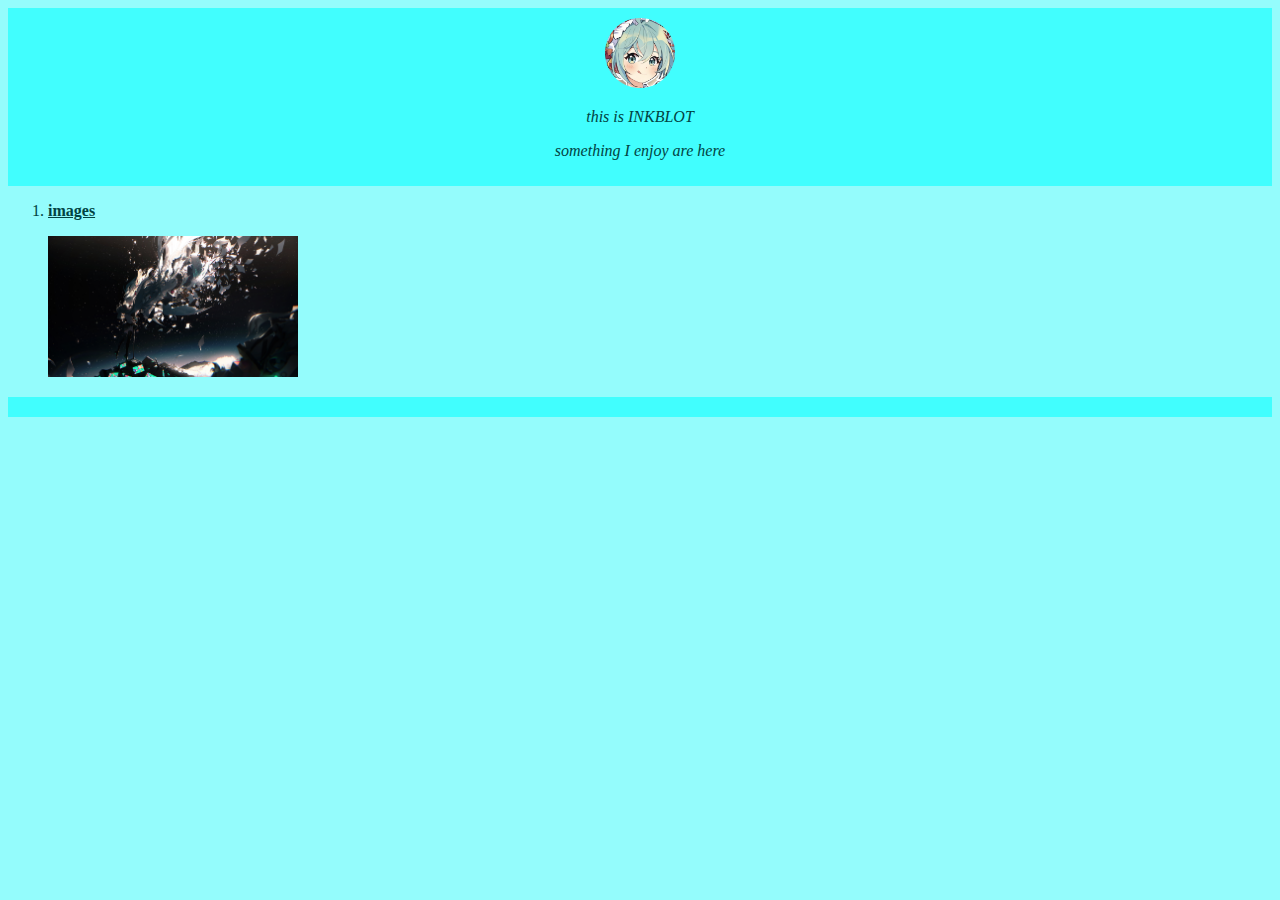
<file: docs/index.html>
<!DOCTYPE html>
<html lang="zh-CN">

<head>
    <meta charset="UTF-8">
    <meta name="viewport" content="width=initial-scale=1.0">
    <title>(O-O)</title>
</head>
<link rel="stylesheet" href="/docs/css/css.css">

<body class="bgclass">
    <div class="bxclass">
        <img src="../image/HEADMIKU_1.png" alt="mikuhead" style="max-width: 70px;">
        <p><i>this is INKBLOT</i></p>
        <p><i>something I enjoy are here</i></p>

    </div>


    <div>
        <ol>
            <li>
                <link rel="stylesheet" href="">
                <a href="./image/image.html">
                    <p><strong>images</strong></p>
                    <img src="../image/IMG_1347.JPG" alt="image" style="max-width: 250px;">
                </a>
            </li>

        </ol>
    </div>
    <footer class="bxclass">
    </footer>
</body>

</html>
</file>
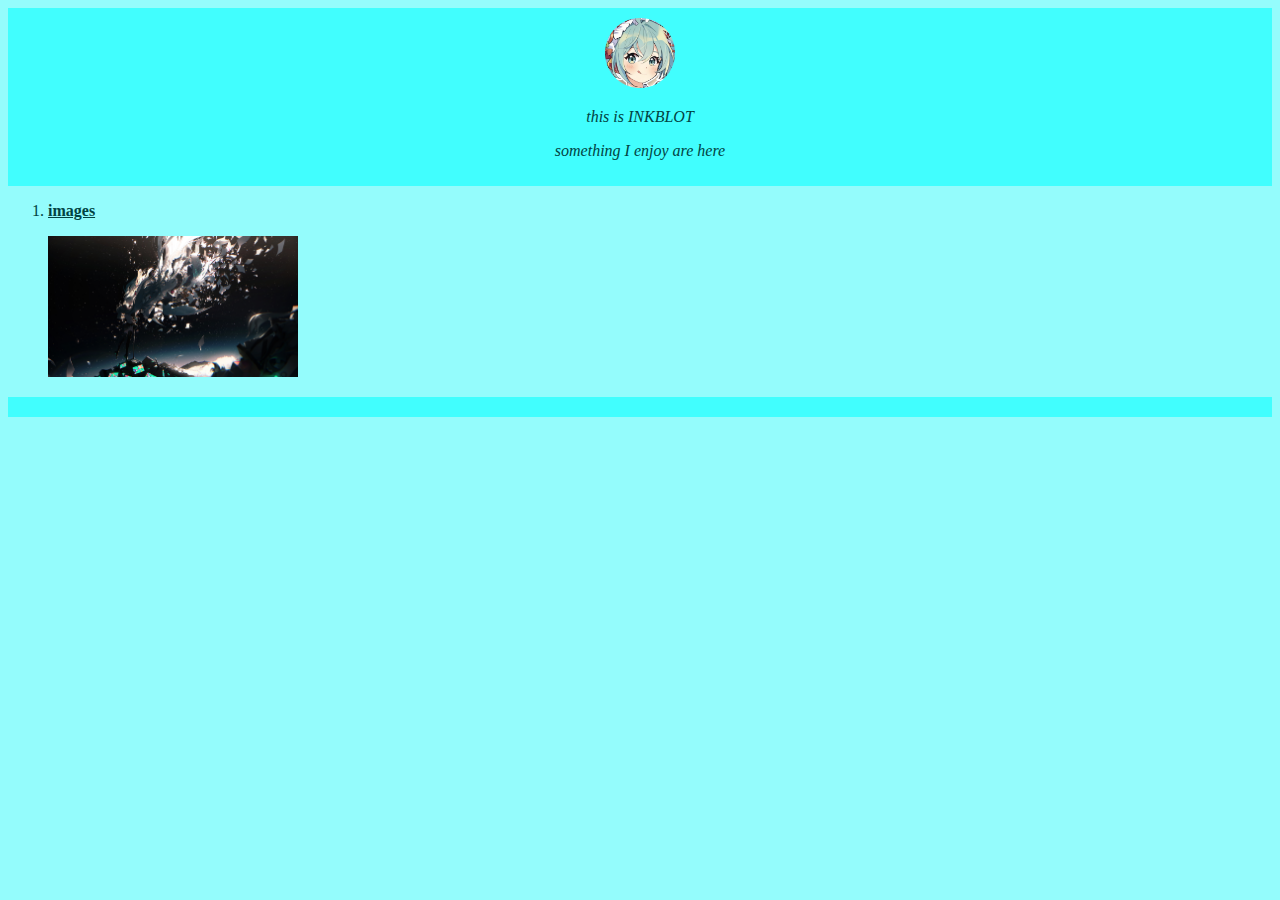
<file: website 0/index.html>
<!DOCTYPE html>
<html lang="zh-CN">

<head>
    <meta charset="UTF-8">
    <meta name="viewport" content="width=initial-scale=1.0">
    <title>(O-O)</title>
</head>
<link rel="stylesheet" href="/website 0/css/css.css">

<body class="bgclass">
    <div class="bxclass">
        <img src="../image/HEADMIKU_1.png" alt="mikuhead" style="max-width: 70px;">
        <p><i>this is INKBLOT</i></p>
        <p><i>something I enjoy are here</i></p>

    </div>


    <div>
        <ol>
            <li>
                <link rel="stylesheet" href="">
                <a href="./image/image.html">
                    <p><strong>images</strong></p>
                    <img src="../image/IMG_1347.JPG" alt="image" style="max-width: 250px;">
                </a>
            </li>

        </ol>
    </div>
    <footer class="bxclass">
    </footer>
</body>

</html>
</file>
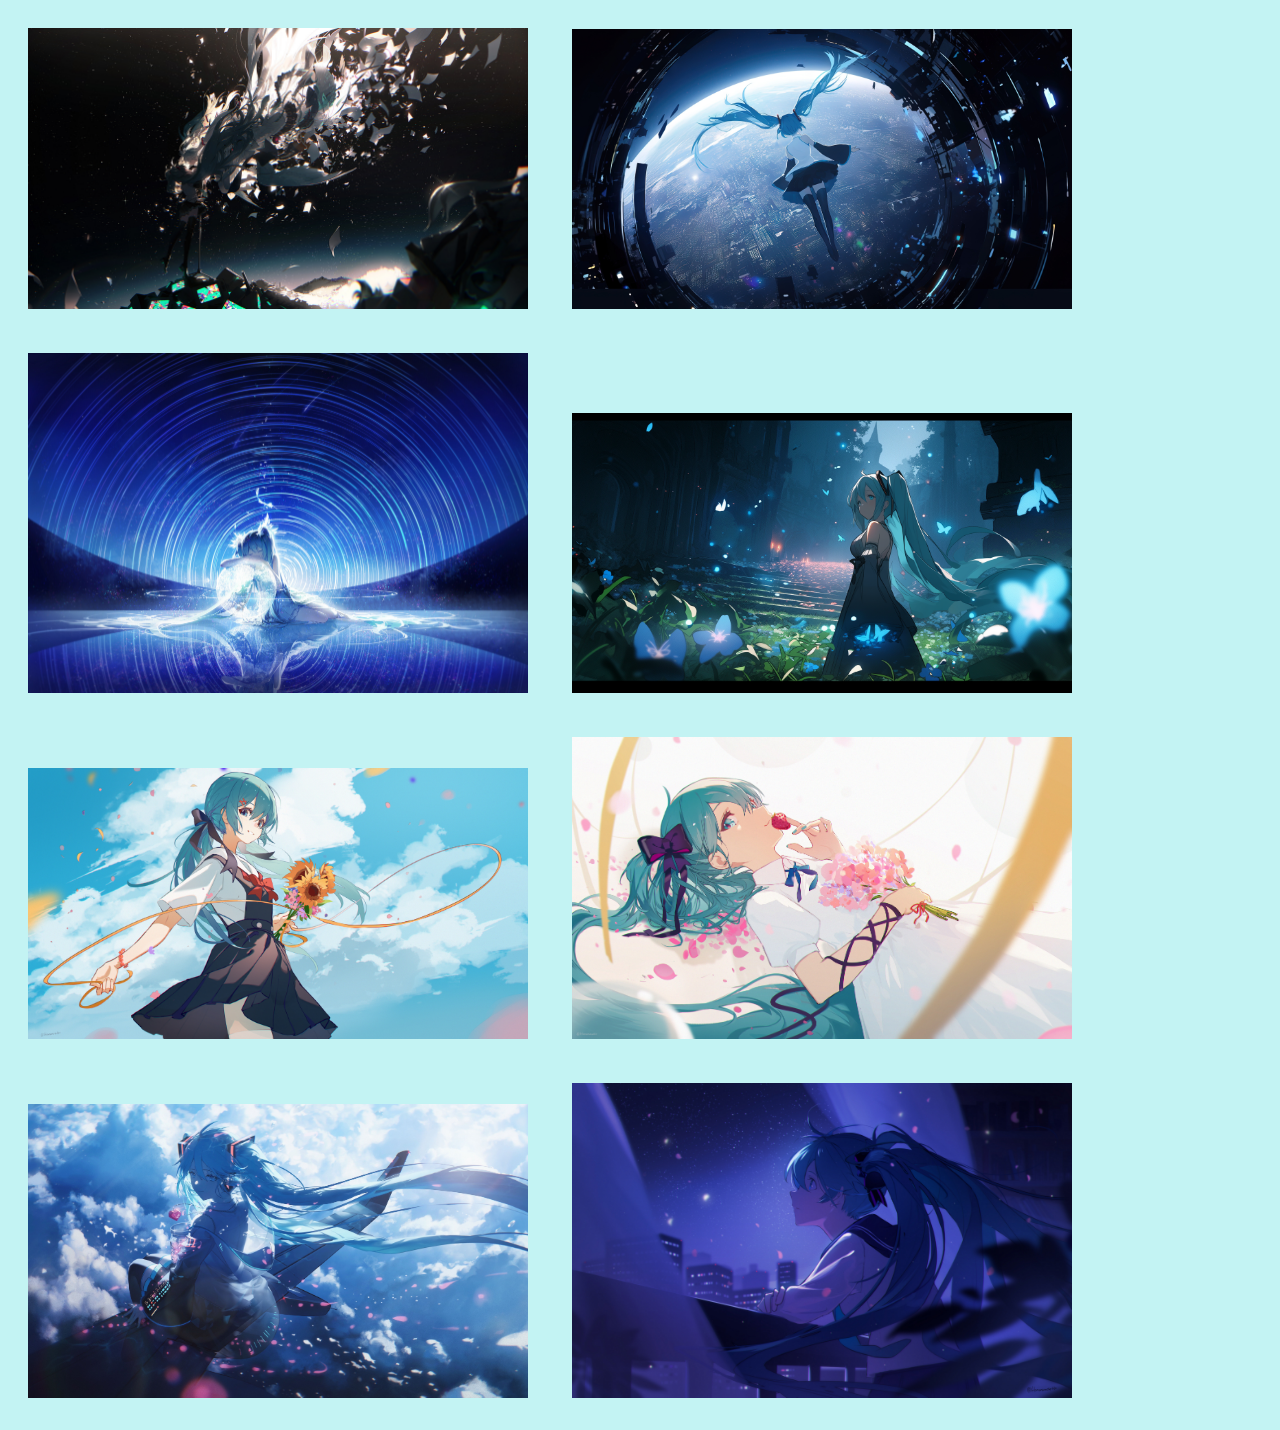
<file: image page/image.html>
<!DOCTYPE html>
<html lang="zh-CN">

<head>
    <meta charset="UTF-8">
    <meta name="viewport" content="width=device-width, initial-scale=1.0">
    <title>Document</title>
</head>
<link rel="stylesheet" href="/docs/css/css.css">

<body style="background-color: rgb(195, 243, 243);">

    <img src="/image/IMG_1347.JPG" alt="miku0" style="max-width: 500px;margin: 20px;text-align: center;">
    <img src="/image/IMG_1348.JPG" alt="miku1" style="max-width: 500px;margin: 20px;text-align: center;">
    <img src="/image/IMG_1349.JPG" alt="miku2" style="max-width: 500px;margin: 20px;text-align: center;">
    <img src="/image/IMG_1350.PNG" alt="miku3" style="max-width: 500px;margin: 20px;text-align: center;">
    <img src="/image/IMG_1351.JPG" alt="miku4" style="max-width: 500px;margin: 20px;text-align: center;">
    <img src="/image/IMG_1352.JPG" alt="miku5" style="max-width: 500px;margin: 20px;text-align: center;">
    <img src="/image/IMG_1353.JPG" alt="miku6" style="max-width: 500px;margin: 20px;text-align: center;">
    <img src="/image/IMG_1354.JPG" alt="miku7" style="max-width: 500px;margin: 20px;text-align: center;">
</body>

</html>
</file>
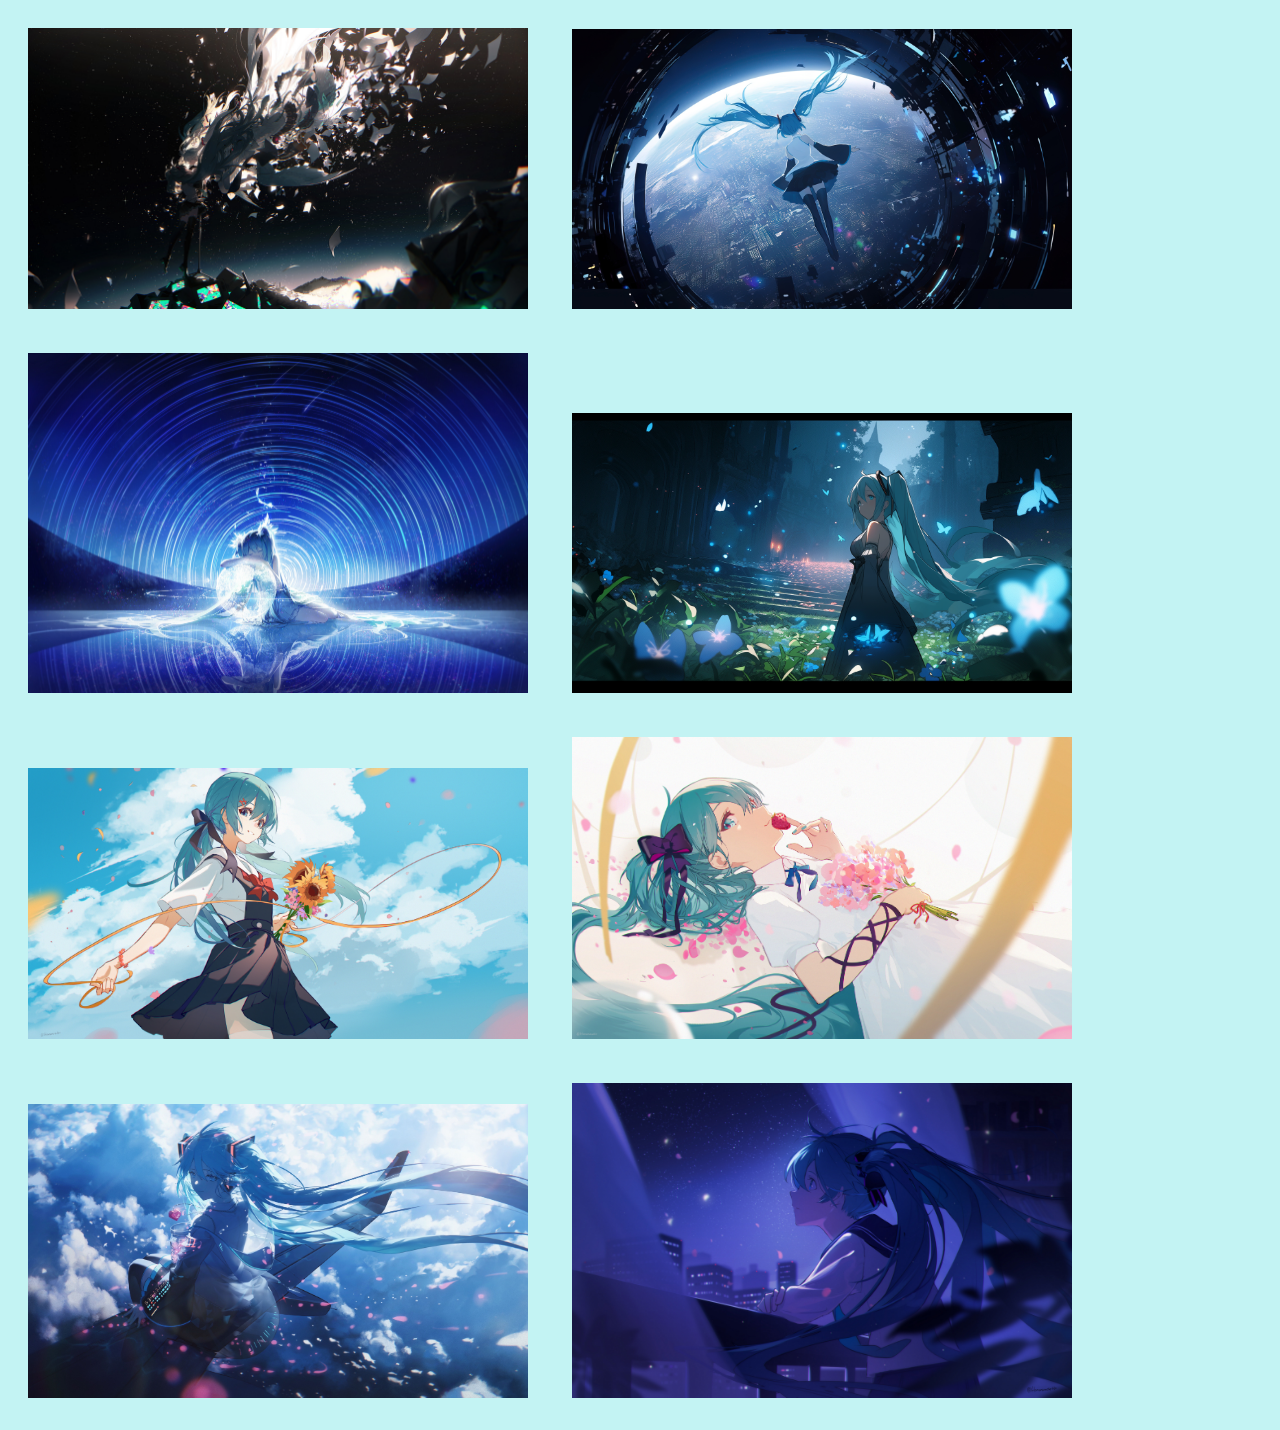
<file: website 0/image/image.html>
<!DOCTYPE html>
<html lang="zh-CN">

<head>
    <meta charset="UTF-8">
    <meta name="viewport" content="width=device-width, initial-scale=1.0">
    <title>Document</title>
</head>
<link rel="stylesheet" href="/website 0/css/css.css">

<body style="background-color: rgb(195, 243, 243);">

    <img src="/image/IMG_1347.JPG" alt="miku0" style="max-width: 500px;margin: 20px;text-align: center;">
    <img src="/image/IMG_1348.JPG" alt="miku1" style="max-width: 500px;margin: 20px;text-align: center;">
    <img src="/image/IMG_1349.JPG" alt="miku2" style="max-width: 500px;margin: 20px;text-align: center;">
    <img src="/image/IMG_1350.PNG" alt="miku3" style="max-width: 500px;margin: 20px;text-align: center;">
    <img src="/image/IMG_1351.JPG" alt="miku4" style="max-width: 500px;margin: 20px;text-align: center;">
    <img src="/image/IMG_1352.JPG" alt="miku5" style="max-width: 500px;margin: 20px;text-align: center;">
    <img src="/image/IMG_1353.JPG" alt="miku6" style="max-width: 500px;margin: 20px;text-align: center;">
    <img src="/image/IMG_1354.JPG" alt="miku7" style="max-width: 500px;margin: 20px;text-align: center;">
</body>

</html>
</file>
<file: docs/css/css.css>
*{
    color: rgb(1, 67, 67);
    
}
.bgclass{
    background-color: rgb(148, 252, 252)

}
.bxclass{
    background-color: rgba(0, 255, 255, 0.559);
    padding: 10px;
    text-align: center;
}
</file>
<file: website 0/css/css.css>
*{
    color: rgb(1, 67, 67);
    
}
.bgclass{
    background-color: rgb(148, 252, 252)

}
.bxclass{
    background-color: rgba(0, 255, 255, 0.559);
    padding: 10px;
    text-align: center;
}
</file>
